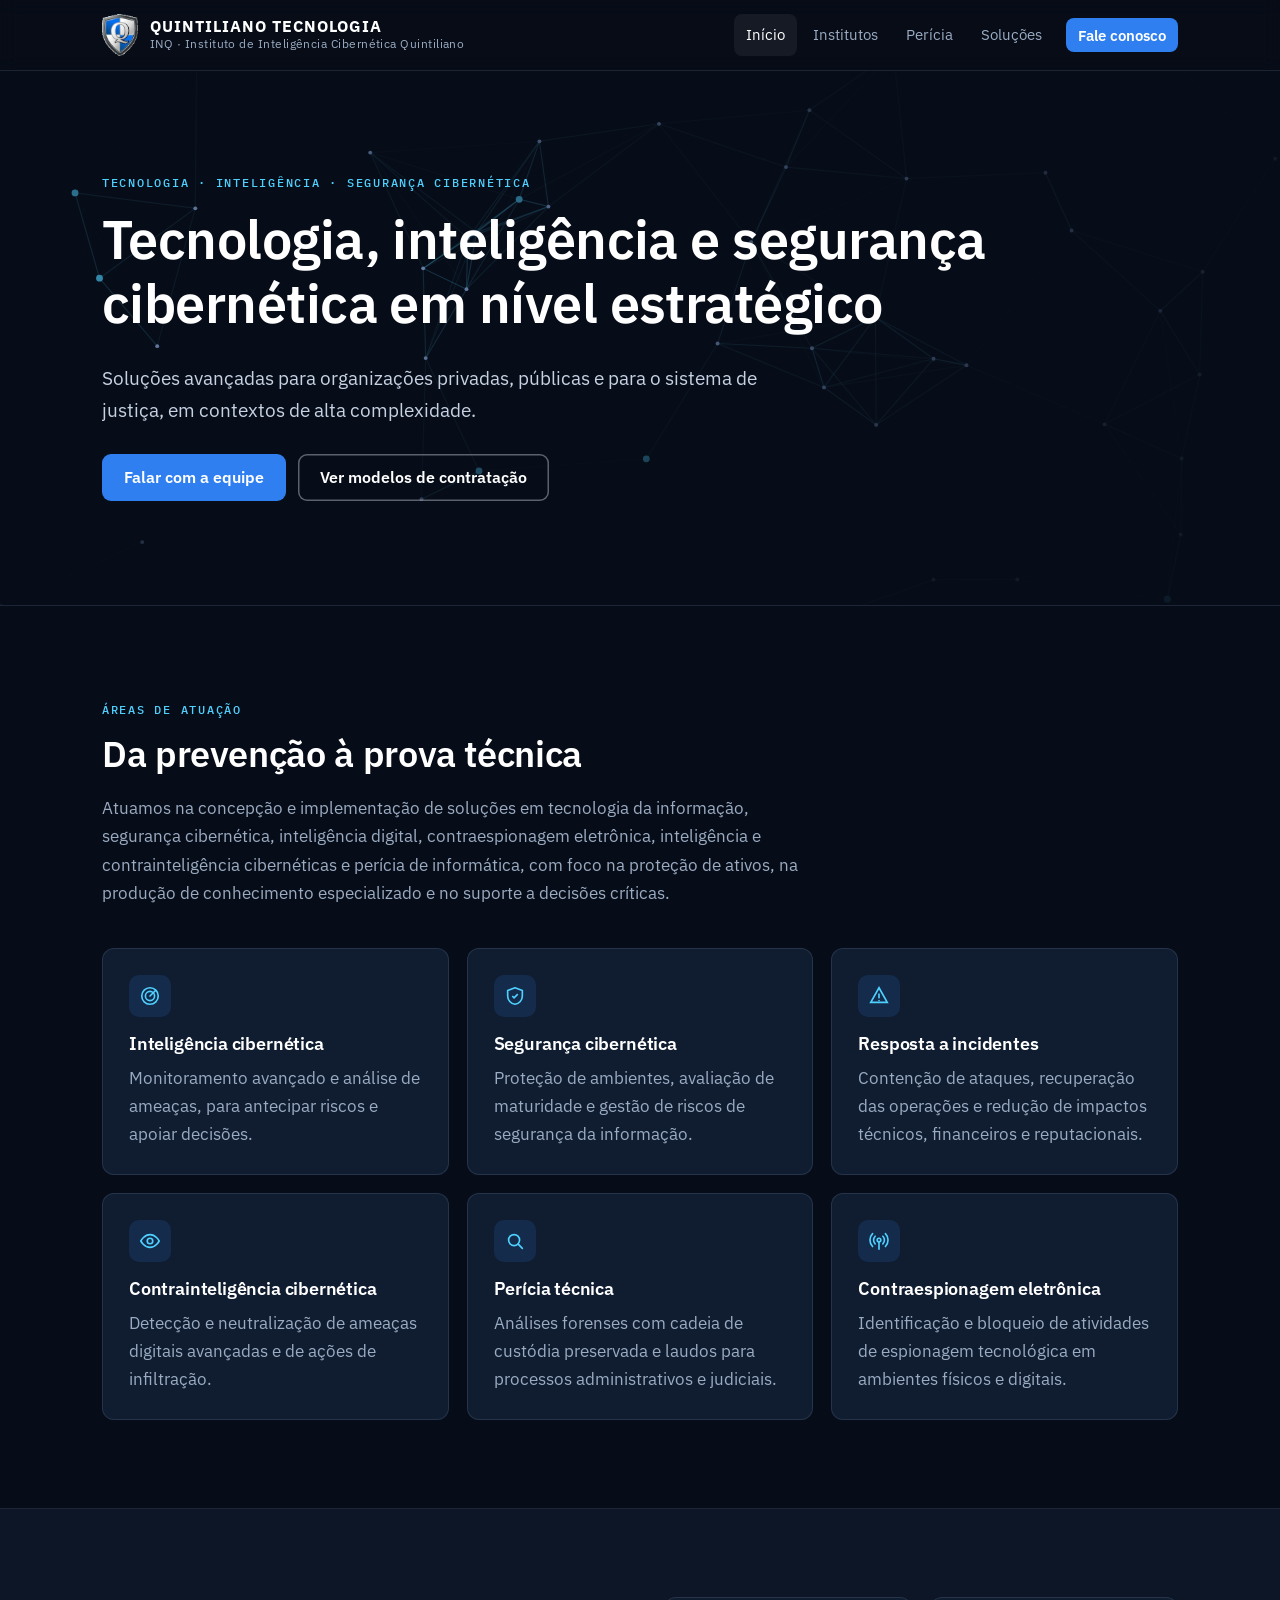
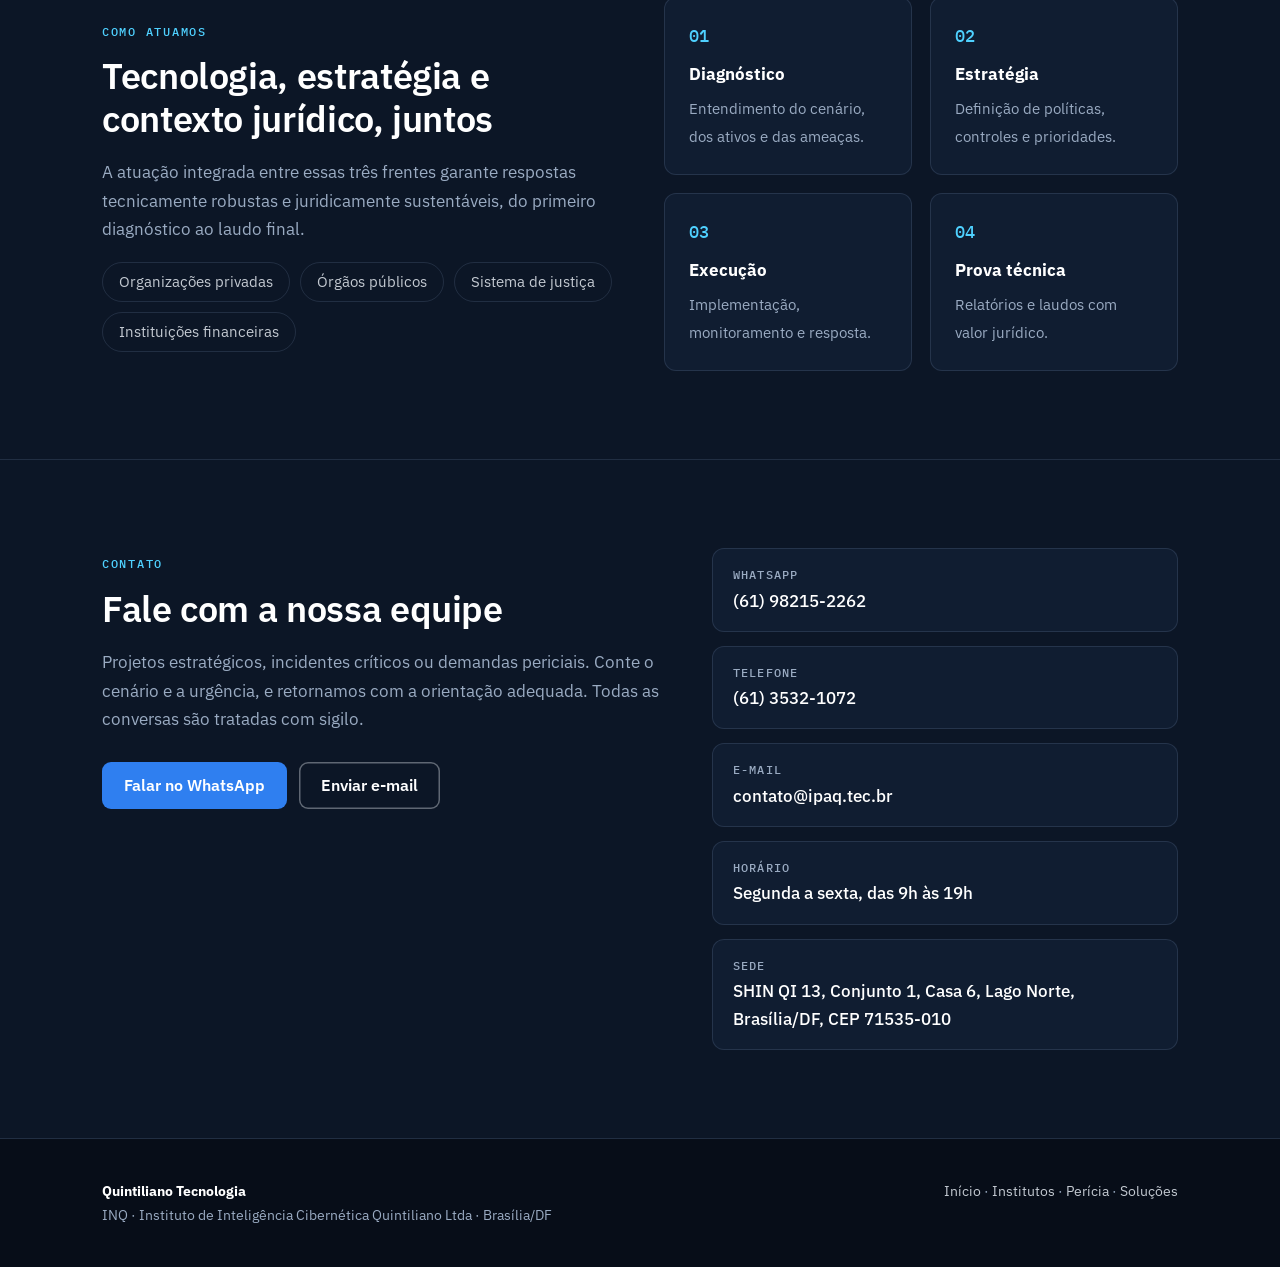
<file: index.html>
<!doctype html>
<html lang="pt-BR">
<head>
  <meta charset="utf-8">
  <meta name="viewport" content="width=device-width, initial-scale=1">
  <meta name="facebook-domain-verification" content="303kphftldqxe6akpcox22kbzmjh5s">
  <title>Quintiliano Tecnologia · Inteligência e segurança cibernética</title>
  <meta name="description" content="Tecnologia, inteligência e segurança cibernética em nível estratégico para organizações privadas, públicas e para o sistema de justiça.">
  <meta property="og:title" content="Quintiliano Tecnologia · Inteligência e segurança cibernética">
  <meta property="og:description" content="Tecnologia, inteligência e segurança cibernética em nível estratégico para organizações privadas, públicas e para o sistema de justiça.">
  <meta property="og:type" content="website">
  <link rel="icon" href="assets/logo.png">
  <link rel="stylesheet" href="assets/estilo.css?v=20261115">
  <script src="assets/site.js?v=20261115" defer></script>
</head>
<body>

<header class="topo">
  <div class="container">
    <a class="marca" href="./">
      <img src="assets/logo.png" alt="">
      <span><strong>Quintiliano Tecnologia</strong><small>INQ · Instituto de Inteligência Cibernética Quintiliano</small></span>
    </a>
    <button class="menu-botao" type="button" aria-expanded="false" aria-label="Abrir menu">Menu</button>
    <nav class="menu" aria-label="Principal"><a href="" aria-current="page">Início</a><a href="institutos/">Institutos</a><a href="pericia/">Perícia</a><a href="solucoes/">Soluções</a><a class="botao" href="#contato">Fale conosco</a></nav>
  </div>
</header>


<section class="abertura">
  <svg class="rede" aria-hidden="true"></svg>
  <div class="container">
    <span class="rotulo">Tecnologia · Inteligência · Segurança cibernética</span>
    <h1>Tecnologia, inteligência e segurança cibernética em nível estratégico</h1>
    <p class="lead">Soluções avançadas para organizações privadas, públicas e para o sistema de justiça, em contextos de alta complexidade.</p>
    <div class="botoes">
      <a class="botao" href="#contato">Falar com a equipe</a>
      <a class="botao contorno" href="solucoes/">Ver modelos de contratação</a>
    </div>
  </div>
</section>

<section class="secao">
  <div class="container">
    <div class="cabeca">
      <span class="rotulo">Áreas de atuação</span>
      <h2>Da prevenção à prova técnica</h2>
      <p class="intro">Atuamos na concepção e implementação de soluções em tecnologia da informação, segurança cibernética, inteligência digital, contraespionagem eletrônica, inteligência e contrainteligência cibernéticas e perícia de informática, com foco na proteção de ativos, na produção de conhecimento especializado e no suporte a decisões críticas.</p>
    </div>
    <div class="grade g3">
      <div class="cartao"><div class="icone"><svg viewBox="0 0 24 24" fill="none" stroke="currentColor" stroke-width="1.8" stroke-linecap="round"><circle cx="12" cy="12" r="9"/><circle cx="12" cy="12" r="5"/><path d="M12 12l6-6"/></svg></div><h3>Inteligência cibernética</h3><p>Monitoramento avançado e análise de ameaças, para antecipar riscos e apoiar decisões.</p></div>
      <div class="cartao"><div class="icone"><svg viewBox="0 0 24 24" fill="none" stroke="currentColor" stroke-width="1.8" stroke-linejoin="round"><path d="M12 3l8 3v6c0 4.5-3.4 8.3-8 9-4.6-.7-8-4.5-8-9V6z"/><path d="M9 12l2 2 4-4"/></svg></div><h3>Segurança cibernética</h3><p>Proteção de ambientes, avaliação de maturidade e gestão de riscos de segurança da informação.</p></div>
      <div class="cartao"><div class="icone"><svg viewBox="0 0 24 24" fill="none" stroke="currentColor" stroke-width="1.8" stroke-linecap="round"><path d="M12 3l9 16H3z"/><path d="M12 10v4M12 17h.01"/></svg></div><h3>Resposta a incidentes</h3><p>Contenção de ataques, recuperação das operações e redução de impactos técnicos, financeiros e reputacionais.</p></div>
      <div class="cartao"><div class="icone"><svg viewBox="0 0 24 24" fill="none" stroke="currentColor" stroke-width="1.8"><path d="M2 12s3.6-7 10-7 10 7 10 7-3.6 7-10 7S2 12 2 12z"/><circle cx="12" cy="12" r="3"/></svg></div><h3>Contrainteligência cibernética</h3><p>Detecção e neutralização de ameaças digitais avançadas e de ações de infiltração.</p></div>
      <div class="cartao"><div class="icone"><svg viewBox="0 0 24 24" fill="none" stroke="currentColor" stroke-width="1.8" stroke-linecap="round"><circle cx="11" cy="11" r="6"/><path d="M20 20l-4.5-4.5"/></svg></div><h3>Perícia técnica</h3><p>Análises forenses com cadeia de custódia preservada e laudos para processos administrativos e judiciais.</p></div>
      <div class="cartao"><div class="icone"><svg viewBox="0 0 24 24" fill="none" stroke="currentColor" stroke-width="1.8" stroke-linecap="round"><path d="M12 13v8"/><circle cx="12" cy="11" r="2"/><path d="M7.8 6.8a6 6 0 000 8.4M16.2 6.8a6 6 0 010 8.4M5 4a10 10 0 000 14M19 4a10 10 0 010 14"/></svg></div><h3>Contraespionagem eletrônica</h3><p>Identificação e bloqueio de atividades de espionagem tecnológica em ambientes físicos e digitais.</p></div>
    </div>
  </div>
</section>

<section class="secao alt">
  <div class="container grade g2" style="align-items:center;gap:48px">
    <div>
      <span class="rotulo">Como atuamos</span>
      <h2>Tecnologia, estratégia e contexto jurídico, juntos</h2>
      <p class="intro">A atuação integrada entre essas três frentes garante respostas tecnicamente robustas e juridicamente sustentáveis, do primeiro diagnóstico ao laudo final.</p>
      <div class="publicos"><span>Organizações privadas</span><span>Órgãos públicos</span><span>Sistema de justiça</span><span>Instituições financeiras</span></div>
    </div>
    <ol class="etapas" style="grid-template-columns:1fr 1fr">
      <li><strong>Diagnóstico</strong><span>Entendimento do cenário, dos ativos e das ameaças.</span></li>
      <li><strong>Estratégia</strong><span>Definição de políticas, controles e prioridades.</span></li>
      <li><strong>Execução</strong><span>Implementação, monitoramento e resposta.</span></li>
      <li><strong>Prova técnica</strong><span>Relatórios e laudos com valor jurídico.</span></li>
    </ol>
  </div>
</section>


<section class="secao alt" id="contato">
  <div class="container contato">
    <div>
      <span class="rotulo">Contato</span>
      <h2>Fale com a nossa equipe</h2>
      <p class="intro">Projetos estratégicos, incidentes críticos ou demandas periciais. Conte o cenário e a urgência, e retornamos com a orientação adequada. Todas as conversas são tratadas com sigilo.</p>
      <div class="botoes">
        <a class="botao" href="https://wa.me/5561982152262?text=Ol%C3%A1%21%20Vim%20pelo%20site%20da%20Quintiliano%20Tecnologia%20e%20gostaria%20de%20falar%20sobre%20uma%20demanda." target="_blank" rel="noopener">Falar no WhatsApp</a>
        <a class="botao contorno" href="mailto:contato@ipaq.tec.br">Enviar e-mail</a>
      </div>
    </div>
    <div class="dados">
      <div><span>WhatsApp</span><a href="https://wa.me/5561982152262?text=Ol%C3%A1%21%20Vim%20pelo%20site%20da%20Quintiliano%20Tecnologia." target="_blank" rel="noopener">(61) 98215-2262</a></div>
      <div><span>Telefone</span><a href="tel:+556135321072">(61) 3532-1072</a></div>
      <div><span>E-mail</span><a href="mailto:contato@ipaq.tec.br">contato@ipaq.tec.br</a></div>
      <div><span>Horário</span><strong>Segunda a sexta, das 9h às 19h</strong></div>
      <div><span>Sede</span><strong>SHIN QI 13, Conjunto 1, Casa 6, Lago Norte, Brasília/DF, CEP 71535-010</strong></div>
    </div>
  </div>
</section>

<footer class="rodape">
  <div class="container">
    <div><strong style="color:#fff">Quintiliano Tecnologia</strong><br>INQ · Instituto de Inteligência Cibernética Quintiliano Ltda · Brasília/DF</div>
    <div><a href="">Início</a> · <a href="institutos/">Institutos</a> · <a href="pericia/">Perícia</a> · <a href="solucoes/">Soluções</a></div>
  </div>
</footer>

</body>
</html>
</file>
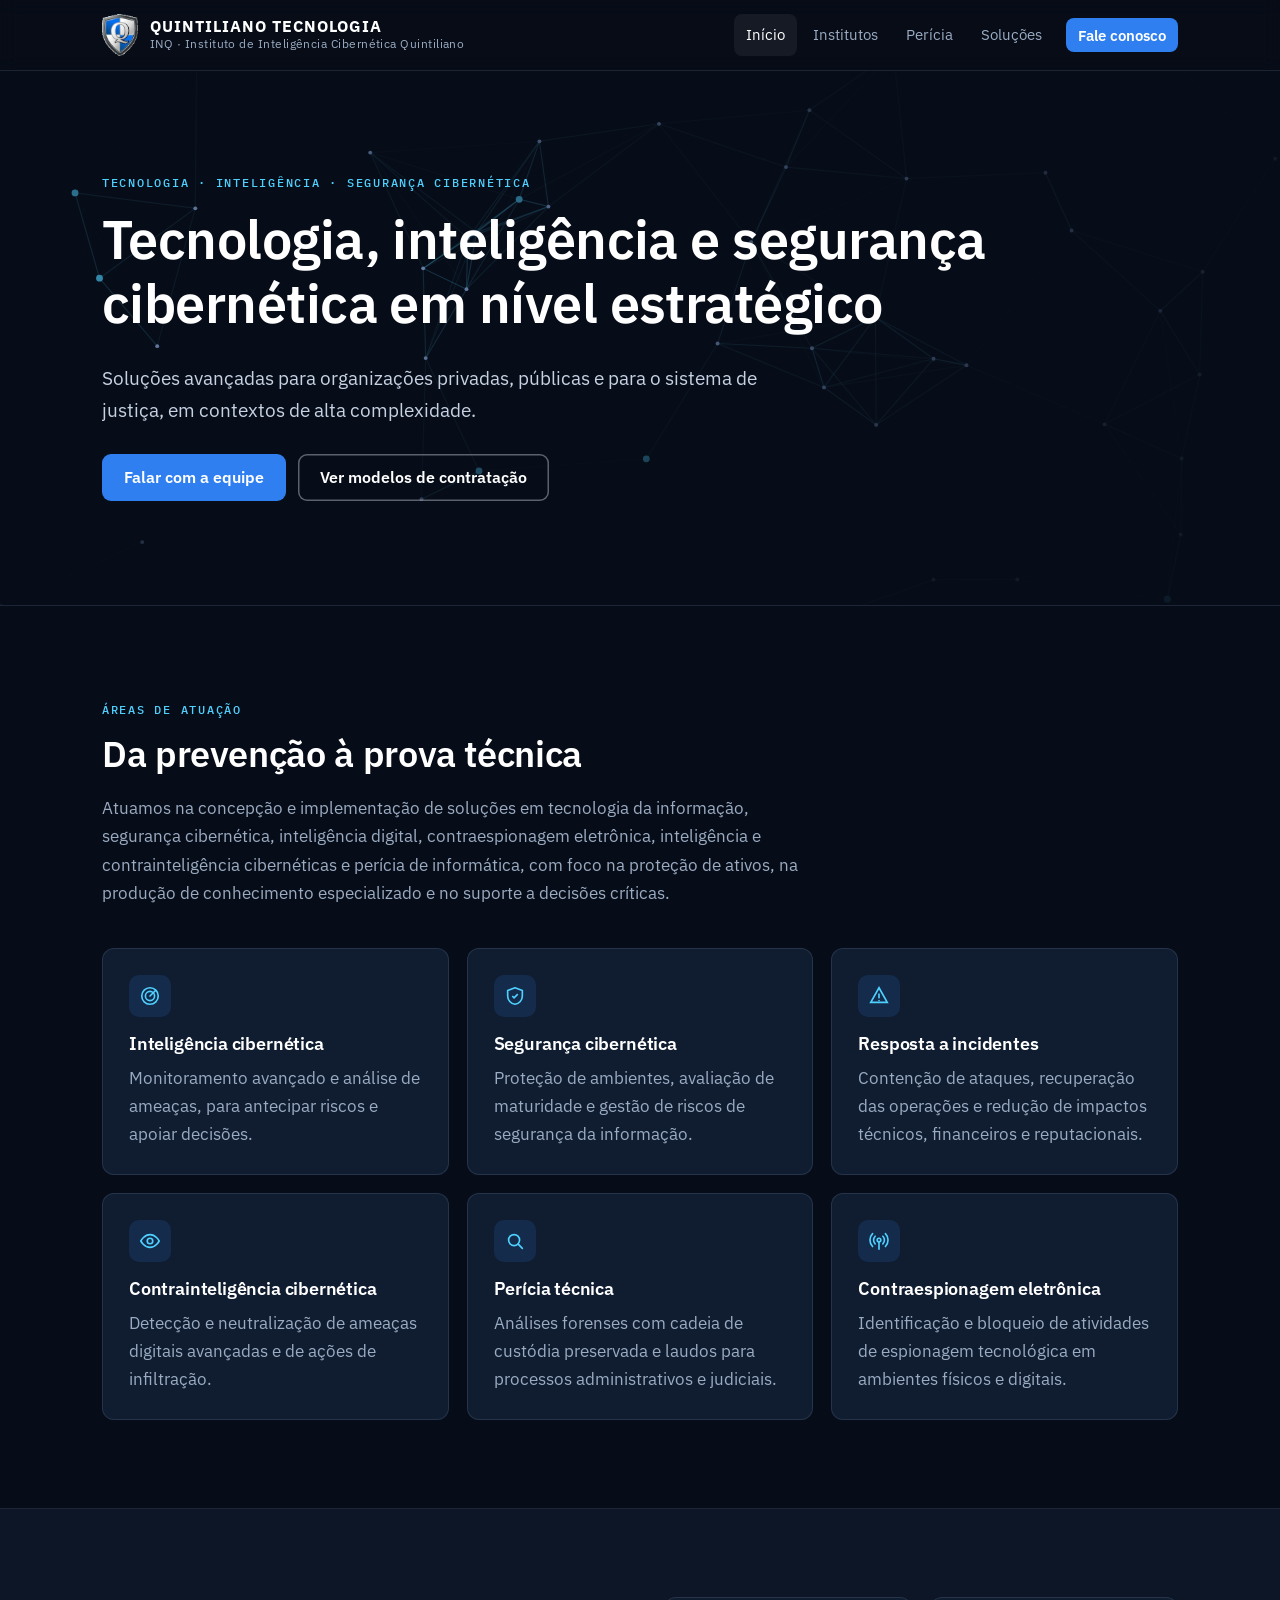
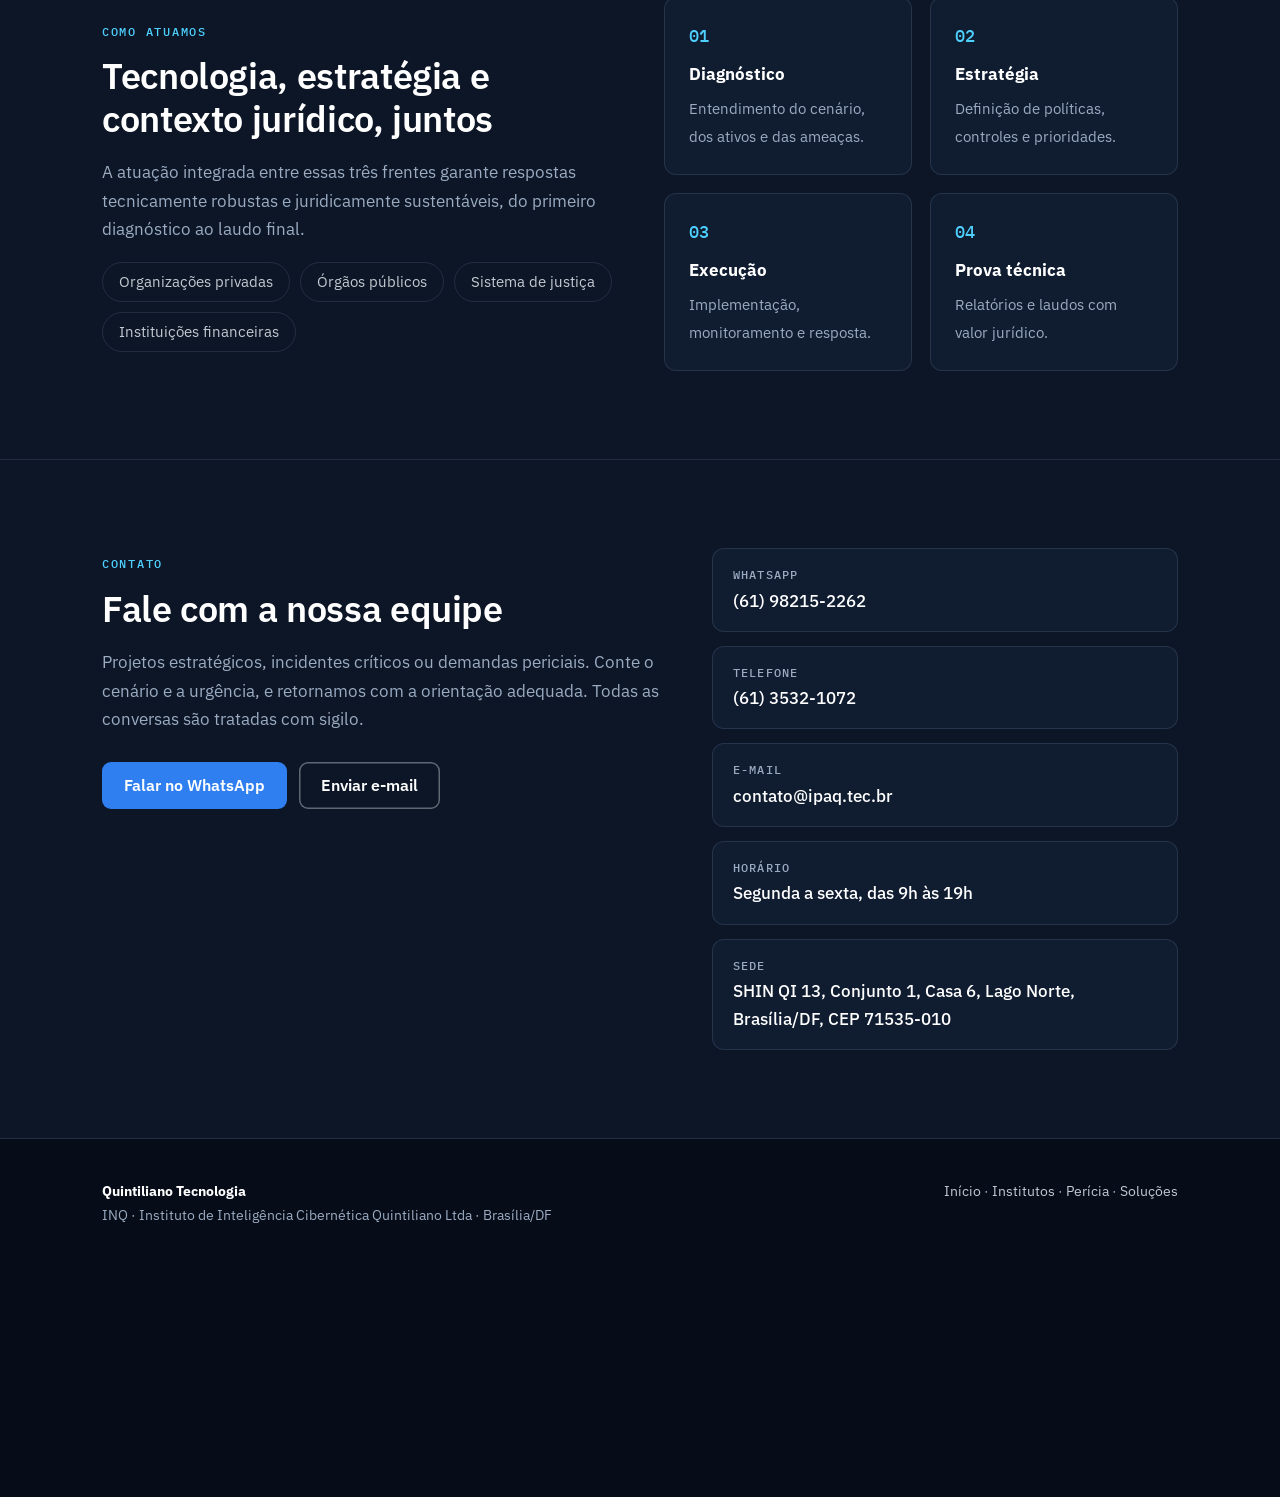
<file: insights-2/index.html>
<!doctype html><html lang="pt-BR"><head><meta charset="utf-8"><meta name="robots" content="noindex"><meta http-equiv="refresh" content="0; url=../"><link rel="canonical" href="../"><title>Quintiliano Tecnologia</title></head><body><a href="../">Ir para o início</a></body></html>
</file>
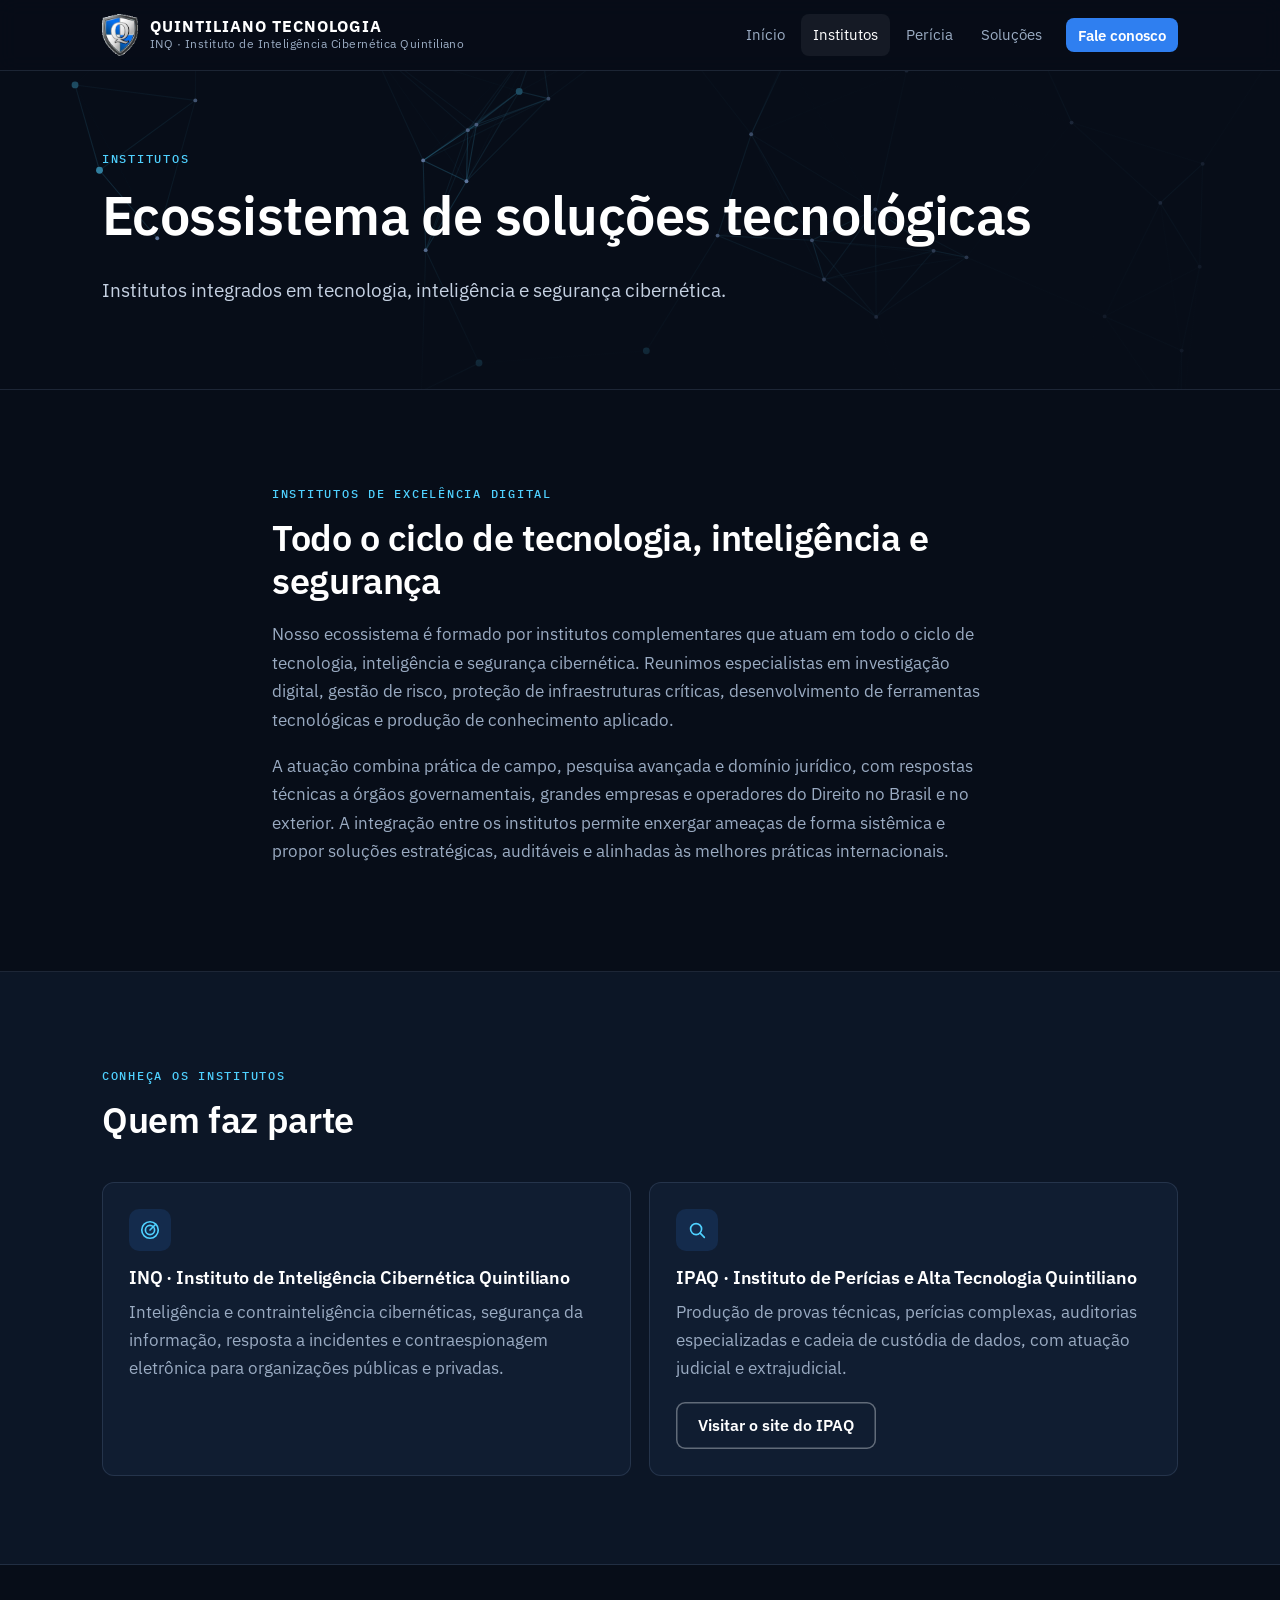
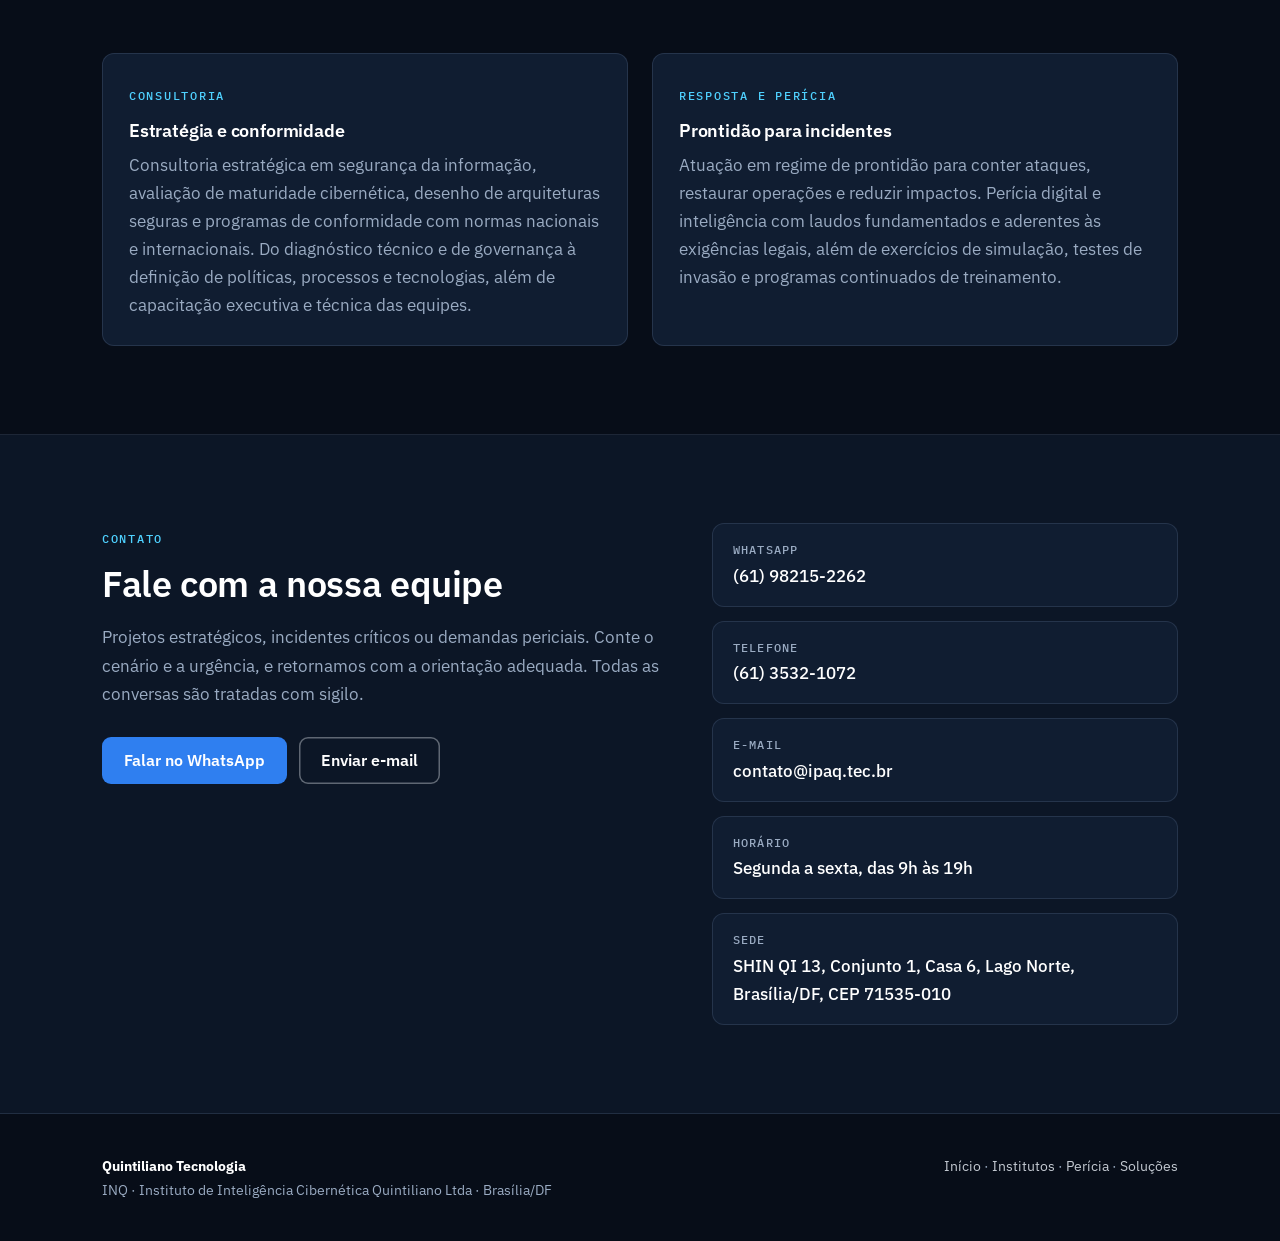
<file: institutos/index.html>
<!doctype html>
<html lang="pt-BR">
<head>
  <meta charset="utf-8">
  <meta name="viewport" content="width=device-width, initial-scale=1">
  <meta name="facebook-domain-verification" content="303kphftldqxe6akpcox22kbzmjh5s">
  <title>Institutos · Quintiliano Tecnologia</title>
  <meta name="description" content="Institutos integrados em tecnologia, inteligência e segurança cibernética: INQ e IPAQ.">
  <meta property="og:title" content="Institutos · Quintiliano Tecnologia">
  <meta property="og:description" content="Institutos integrados em tecnologia, inteligência e segurança cibernética: INQ e IPAQ.">
  <meta property="og:type" content="website">
  <link rel="icon" href="../assets/logo.png">
  <link rel="stylesheet" href="../assets/estilo.css?v=20261115">
  <script src="../assets/site.js?v=20261115" defer></script>
</head>
<body>

<header class="topo">
  <div class="container">
    <a class="marca" href="../">
      <img src="../assets/logo.png" alt="">
      <span><strong>Quintiliano Tecnologia</strong><small>INQ · Instituto de Inteligência Cibernética Quintiliano</small></span>
    </a>
    <button class="menu-botao" type="button" aria-expanded="false" aria-label="Abrir menu">Menu</button>
    <nav class="menu" aria-label="Principal"><a href="../">Início</a><a href="../institutos/" aria-current="page">Institutos</a><a href="../pericia/">Perícia</a><a href="../solucoes/">Soluções</a><a class="botao" href="#contato">Fale conosco</a></nav>
  </div>
</header>


<section class="abertura pequena">
  <svg class="rede" aria-hidden="true"></svg>
  <div class="container">
    <span class="rotulo">Institutos</span>
    <h1>Ecossistema de soluções tecnológicas</h1>
    <p class="lead">Institutos integrados em tecnologia, inteligência e segurança cibernética.</p>
  </div>
</section>

<section class="secao">
  <div class="container estreito">
    <span class="rotulo">Institutos de excelência digital</span>
    <h2>Todo o ciclo de tecnologia, inteligência e segurança</h2>
    <p class="intro">Nosso ecossistema é formado por institutos complementares que atuam em todo o ciclo de tecnologia, inteligência e segurança cibernética. Reunimos especialistas em investigação digital, gestão de risco, proteção de infraestruturas críticas, desenvolvimento de ferramentas tecnológicas e produção de conhecimento aplicado.</p>
    <p class="intro">A atuação combina prática de campo, pesquisa avançada e domínio jurídico, com respostas técnicas a órgãos governamentais, grandes empresas e operadores do Direito no Brasil e no exterior. A integração entre os institutos permite enxergar ameaças de forma sistêmica e propor soluções estratégicas, auditáveis e alinhadas às melhores práticas internacionais.</p>
  </div>
</section>

<section class="secao alt">
  <div class="container">
    <div class="cabeca"><span class="rotulo">Conheça os institutos</span><h2>Quem faz parte</h2></div>
    <div class="grade g2">
      <div class="cartao">
        <div class="icone"><svg viewBox="0 0 24 24" fill="none" stroke="currentColor" stroke-width="1.8" stroke-linecap="round"><circle cx="12" cy="12" r="9"/><circle cx="12" cy="12" r="5"/><path d="M12 12l6-6"/></svg></div>
        <h3>INQ · Instituto de Inteligência Cibernética Quintiliano</h3>
        <p>Inteligência e contrainteligência cibernéticas, segurança da informação, resposta a incidentes e contraespionagem eletrônica para organizações públicas e privadas.</p>
      </div>
      <div class="cartao">
        <div class="icone"><svg viewBox="0 0 24 24" fill="none" stroke="currentColor" stroke-width="1.8" stroke-linecap="round"><circle cx="11" cy="11" r="6"/><path d="M20 20l-4.5-4.5"/></svg></div>
        <h3>IPAQ · Instituto de Perícias e Alta Tecnologia Quintiliano</h3>
        <p>Produção de provas técnicas, perícias complexas, auditorias especializadas e cadeia de custódia de dados, com atuação judicial e extrajudicial.</p>
        <a class="botao contorno" href="https://ipaq.tec.br/" target="_blank" rel="noopener">Visitar o site do IPAQ</a>
      </div>
    </div>
  </div>
</section>

<section class="secao">
  <div class="container grade g2" style="gap:24px">
    <div class="cartao">
      <span class="rotulo">Consultoria</span>
      <h3>Estratégia e conformidade</h3>
      <p>Consultoria estratégica em segurança da informação, avaliação de maturidade cibernética, desenho de arquiteturas seguras e programas de conformidade com normas nacionais e internacionais. Do diagnóstico técnico e de governança à definição de políticas, processos e tecnologias, além de capacitação executiva e técnica das equipes.</p>
    </div>
    <div class="cartao">
      <span class="rotulo">Resposta e perícia</span>
      <h3>Prontidão para incidentes</h3>
      <p>Atuação em regime de prontidão para conter ataques, restaurar operações e reduzir impactos. Perícia digital e inteligência com laudos fundamentados e aderentes às exigências legais, além de exercícios de simulação, testes de invasão e programas continuados de treinamento.</p>
    </div>
  </div>
</section>


<section class="secao alt" id="contato">
  <div class="container contato">
    <div>
      <span class="rotulo">Contato</span>
      <h2>Fale com a nossa equipe</h2>
      <p class="intro">Projetos estratégicos, incidentes críticos ou demandas periciais. Conte o cenário e a urgência, e retornamos com a orientação adequada. Todas as conversas são tratadas com sigilo.</p>
      <div class="botoes">
        <a class="botao" href="https://wa.me/5561982152262?text=Ol%C3%A1%21%20Vim%20pelo%20site%20da%20Quintiliano%20Tecnologia%20e%20gostaria%20de%20falar%20sobre%20uma%20demanda." target="_blank" rel="noopener">Falar no WhatsApp</a>
        <a class="botao contorno" href="mailto:contato@ipaq.tec.br">Enviar e-mail</a>
      </div>
    </div>
    <div class="dados">
      <div><span>WhatsApp</span><a href="https://wa.me/5561982152262?text=Ol%C3%A1%21%20Vim%20pelo%20site%20da%20Quintiliano%20Tecnologia." target="_blank" rel="noopener">(61) 98215-2262</a></div>
      <div><span>Telefone</span><a href="tel:+556135321072">(61) 3532-1072</a></div>
      <div><span>E-mail</span><a href="mailto:contato@ipaq.tec.br">contato@ipaq.tec.br</a></div>
      <div><span>Horário</span><strong>Segunda a sexta, das 9h às 19h</strong></div>
      <div><span>Sede</span><strong>SHIN QI 13, Conjunto 1, Casa 6, Lago Norte, Brasília/DF, CEP 71535-010</strong></div>
    </div>
  </div>
</section>

<footer class="rodape">
  <div class="container">
    <div><strong style="color:#fff">Quintiliano Tecnologia</strong><br>INQ · Instituto de Inteligência Cibernética Quintiliano Ltda · Brasília/DF</div>
    <div><a href="../">Início</a> · <a href="../institutos/">Institutos</a> · <a href="../pericia/">Perícia</a> · <a href="../solucoes/">Soluções</a></div>
  </div>
</footer>

</body>
</html>
</file>
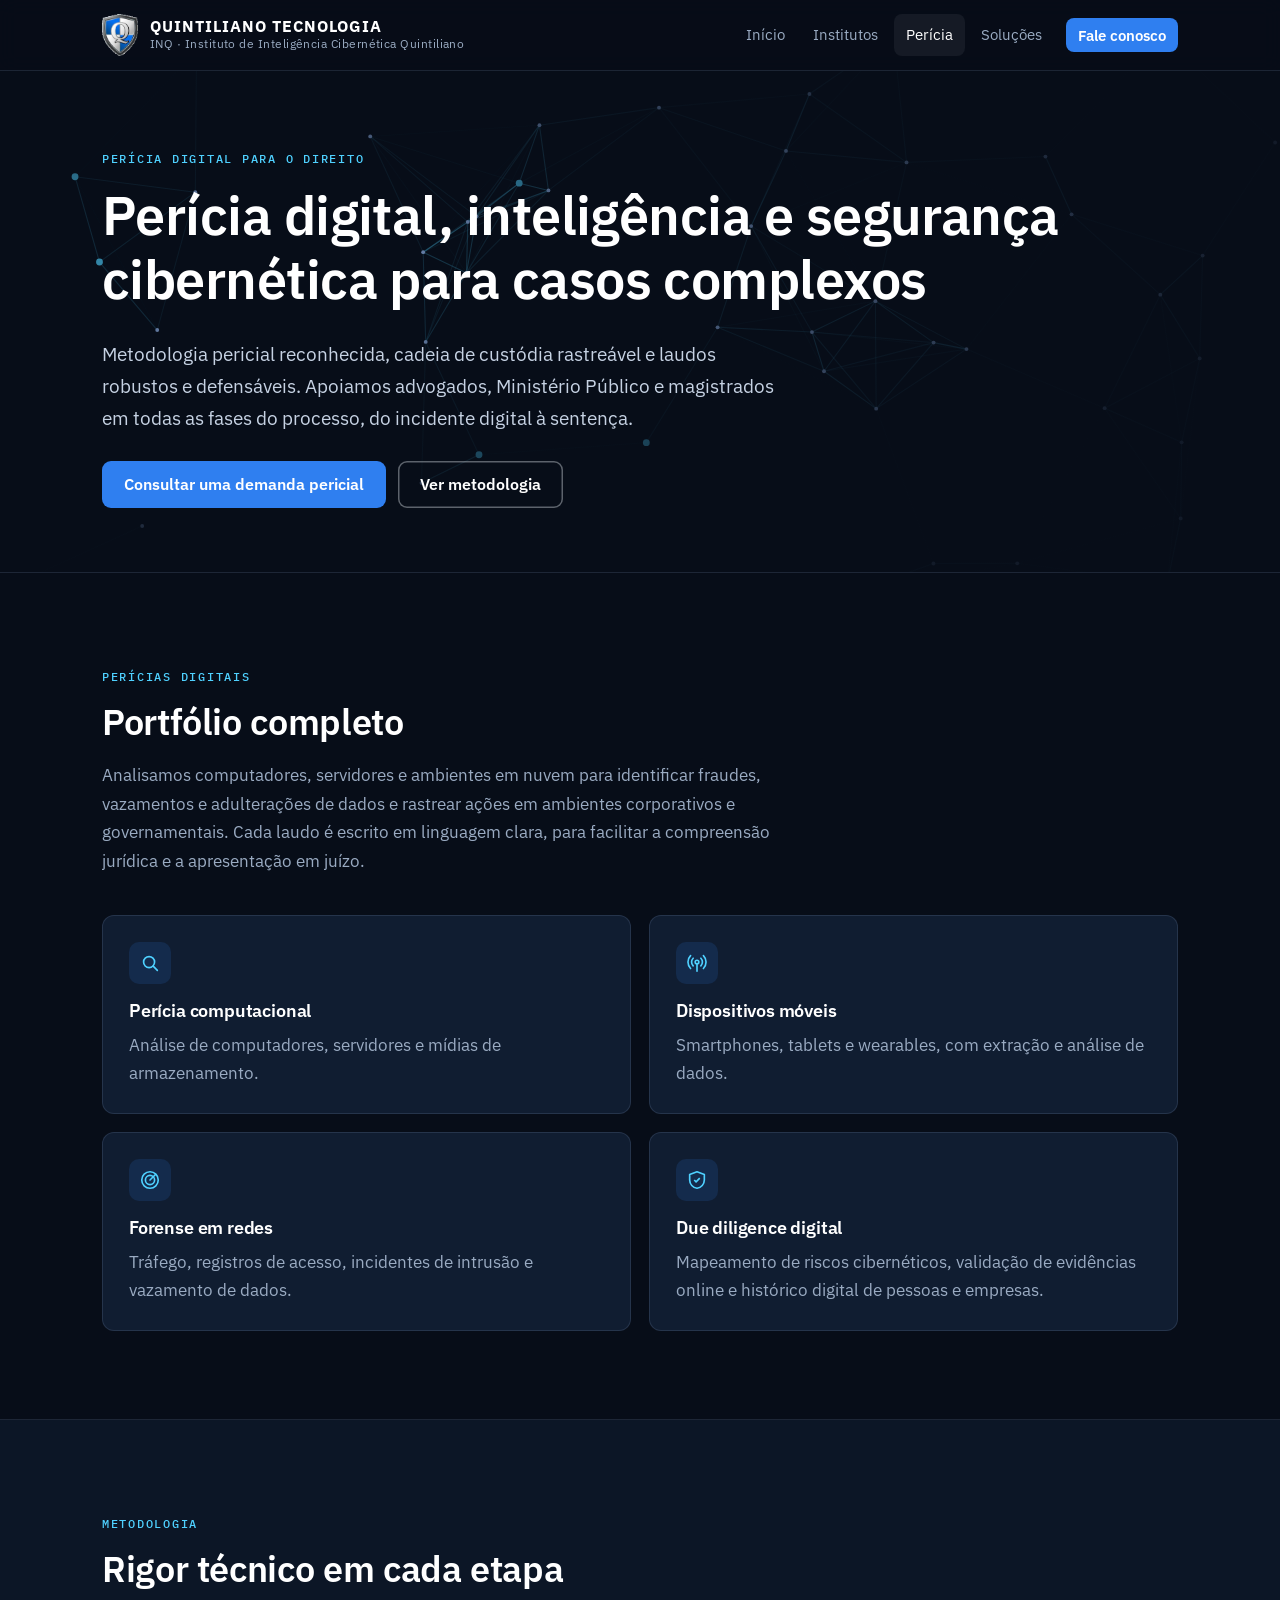
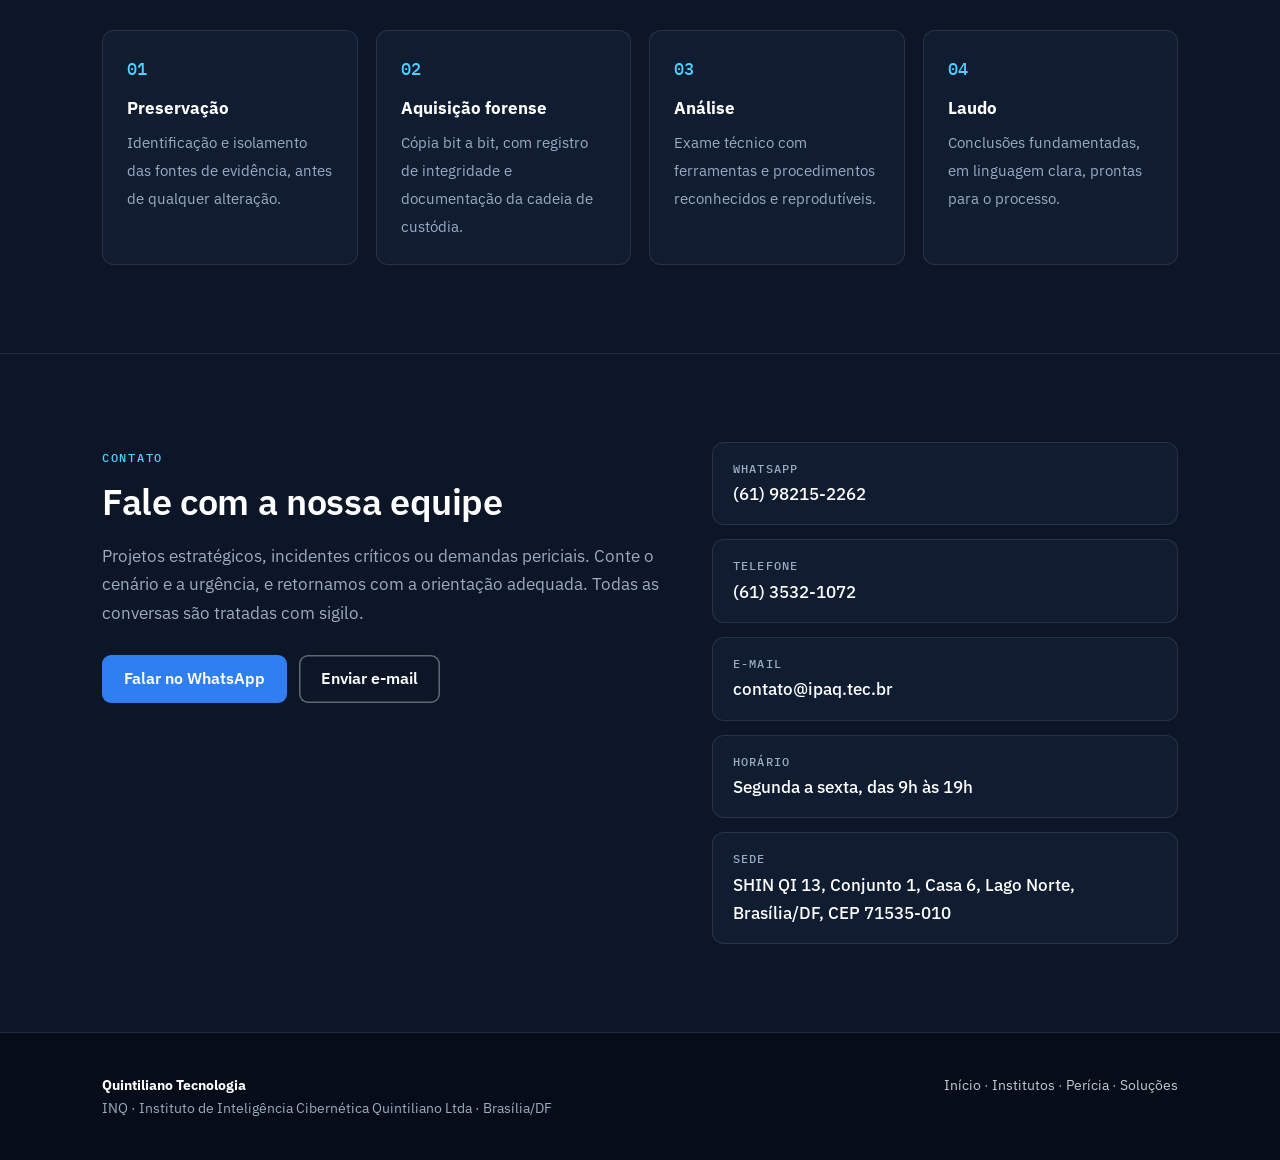
<file: pericia/index.html>
<!doctype html>
<html lang="pt-BR">
<head>
  <meta charset="utf-8">
  <meta name="viewport" content="width=device-width, initial-scale=1">
  <meta name="facebook-domain-verification" content="303kphftldqxe6akpcox22kbzmjh5s">
  <title>Perícia digital · Quintiliano Tecnologia</title>
  <meta name="description" content="Perícia digital com metodologia reconhecida e cadeia de custódia rastreável, para advogados, Ministério Público e magistrados.">
  <meta property="og:title" content="Perícia digital · Quintiliano Tecnologia">
  <meta property="og:description" content="Perícia digital com metodologia reconhecida e cadeia de custódia rastreável, para advogados, Ministério Público e magistrados.">
  <meta property="og:type" content="website">
  <link rel="icon" href="../assets/logo.png">
  <link rel="stylesheet" href="../assets/estilo.css?v=20261115">
  <script src="../assets/site.js?v=20261115" defer></script>
</head>
<body>

<header class="topo">
  <div class="container">
    <a class="marca" href="../">
      <img src="../assets/logo.png" alt="">
      <span><strong>Quintiliano Tecnologia</strong><small>INQ · Instituto de Inteligência Cibernética Quintiliano</small></span>
    </a>
    <button class="menu-botao" type="button" aria-expanded="false" aria-label="Abrir menu">Menu</button>
    <nav class="menu" aria-label="Principal"><a href="../">Início</a><a href="../institutos/">Institutos</a><a href="../pericia/" aria-current="page">Perícia</a><a href="../solucoes/">Soluções</a><a class="botao" href="#contato">Fale conosco</a></nav>
  </div>
</header>


<section class="abertura pequena">
  <svg class="rede" aria-hidden="true"></svg>
  <div class="container">
    <span class="rotulo">Perícia digital para o Direito</span>
    <h1>Perícia digital, inteligência e segurança cibernética para casos complexos</h1>
    <p class="lead">Metodologia pericial reconhecida, cadeia de custódia rastreável e laudos robustos e defensáveis. Apoiamos advogados, Ministério Público e magistrados em todas as fases do processo, do incidente digital à sentença.</p>
    <div class="botoes"><a class="botao" href="#contato">Consultar uma demanda pericial</a><a class="botao contorno" href="#metodologia">Ver metodologia</a></div>
  </div>
</section>

<section class="secao">
  <div class="container">
    <div class="cabeca">
      <span class="rotulo">Perícias digitais</span>
      <h2>Portfólio completo</h2>
      <p class="intro">Analisamos computadores, servidores e ambientes em nuvem para identificar fraudes, vazamentos e adulterações de dados e rastrear ações em ambientes corporativos e governamentais. Cada laudo é escrito em linguagem clara, para facilitar a compreensão jurídica e a apresentação em juízo.</p>
    </div>
    <div class="grade g2">
      <div class="cartao"><div class="icone"><svg viewBox="0 0 24 24" fill="none" stroke="currentColor" stroke-width="1.8" stroke-linecap="round"><circle cx="11" cy="11" r="6"/><path d="M20 20l-4.5-4.5"/></svg></div><h3>Perícia computacional</h3><p>Análise de computadores, servidores e mídias de armazenamento.</p></div>
      <div class="cartao"><div class="icone"><svg viewBox="0 0 24 24" fill="none" stroke="currentColor" stroke-width="1.8" stroke-linecap="round"><path d="M12 13v8"/><circle cx="12" cy="11" r="2"/><path d="M7.8 6.8a6 6 0 000 8.4M16.2 6.8a6 6 0 010 8.4M5 4a10 10 0 000 14M19 4a10 10 0 010 14"/></svg></div><h3>Dispositivos móveis</h3><p>Smartphones, tablets e wearables, com extração e análise de dados.</p></div>
      <div class="cartao"><div class="icone"><svg viewBox="0 0 24 24" fill="none" stroke="currentColor" stroke-width="1.8" stroke-linecap="round"><circle cx="12" cy="12" r="9"/><circle cx="12" cy="12" r="5"/><path d="M12 12l6-6"/></svg></div><h3>Forense em redes</h3><p>Tráfego, registros de acesso, incidentes de intrusão e vazamento de dados.</p></div>
      <div class="cartao"><div class="icone"><svg viewBox="0 0 24 24" fill="none" stroke="currentColor" stroke-width="1.8" stroke-linejoin="round"><path d="M12 3l8 3v6c0 4.5-3.4 8.3-8 9-4.6-.7-8-4.5-8-9V6z"/><path d="M9 12l2 2 4-4"/></svg></div><h3>Due diligence digital</h3><p>Mapeamento de riscos cibernéticos, validação de evidências online e histórico digital de pessoas e empresas.</p></div>
    </div>
  </div>
</section>

<section class="secao alt" id="metodologia">
  <div class="container">
    <div class="cabeca"><span class="rotulo">Metodologia</span><h2>Rigor técnico em cada etapa</h2></div>
    <ol class="etapas">
      <li><strong>Preservação</strong><span>Identificação e isolamento das fontes de evidência, antes de qualquer alteração.</span></li>
      <li><strong>Aquisição forense</strong><span>Cópia bit a bit, com registro de integridade e documentação da cadeia de custódia.</span></li>
      <li><strong>Análise</strong><span>Exame técnico com ferramentas e procedimentos reconhecidos e reprodutíveis.</span></li>
      <li><strong>Laudo</strong><span>Conclusões fundamentadas, em linguagem clara, prontas para o processo.</span></li>
    </ol>
  </div>
</section>


<section class="secao alt" id="contato">
  <div class="container contato">
    <div>
      <span class="rotulo">Contato</span>
      <h2>Fale com a nossa equipe</h2>
      <p class="intro">Projetos estratégicos, incidentes críticos ou demandas periciais. Conte o cenário e a urgência, e retornamos com a orientação adequada. Todas as conversas são tratadas com sigilo.</p>
      <div class="botoes">
        <a class="botao" href="https://wa.me/5561982152262?text=Ol%C3%A1%21%20Vim%20pelo%20site%20da%20Quintiliano%20Tecnologia%20e%20gostaria%20de%20falar%20sobre%20uma%20demanda." target="_blank" rel="noopener">Falar no WhatsApp</a>
        <a class="botao contorno" href="mailto:contato@ipaq.tec.br">Enviar e-mail</a>
      </div>
    </div>
    <div class="dados">
      <div><span>WhatsApp</span><a href="https://wa.me/5561982152262?text=Ol%C3%A1%21%20Vim%20pelo%20site%20da%20Quintiliano%20Tecnologia." target="_blank" rel="noopener">(61) 98215-2262</a></div>
      <div><span>Telefone</span><a href="tel:+556135321072">(61) 3532-1072</a></div>
      <div><span>E-mail</span><a href="mailto:contato@ipaq.tec.br">contato@ipaq.tec.br</a></div>
      <div><span>Horário</span><strong>Segunda a sexta, das 9h às 19h</strong></div>
      <div><span>Sede</span><strong>SHIN QI 13, Conjunto 1, Casa 6, Lago Norte, Brasília/DF, CEP 71535-010</strong></div>
    </div>
  </div>
</section>

<footer class="rodape">
  <div class="container">
    <div><strong style="color:#fff">Quintiliano Tecnologia</strong><br>INQ · Instituto de Inteligência Cibernética Quintiliano Ltda · Brasília/DF</div>
    <div><a href="../">Início</a> · <a href="../institutos/">Institutos</a> · <a href="../pericia/">Perícia</a> · <a href="../solucoes/">Soluções</a></div>
  </div>
</footer>

</body>
</html>
</file>
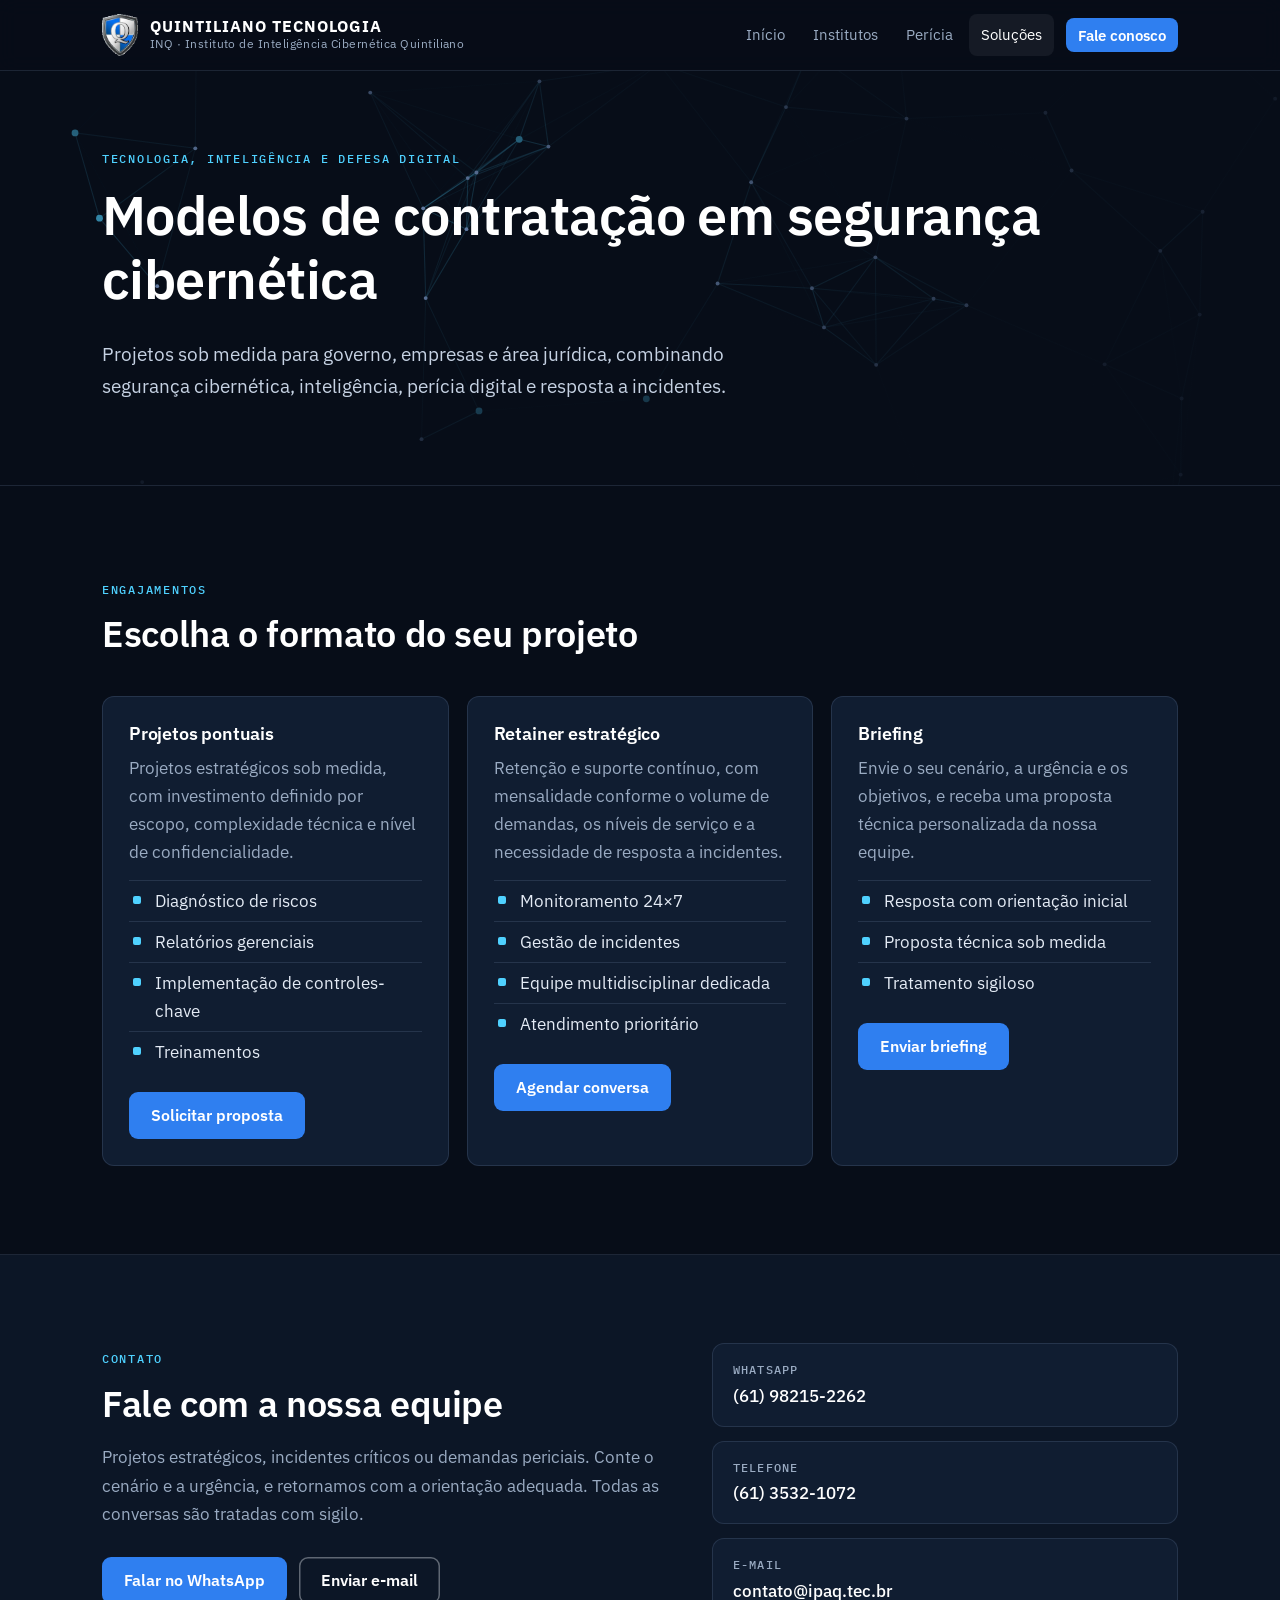
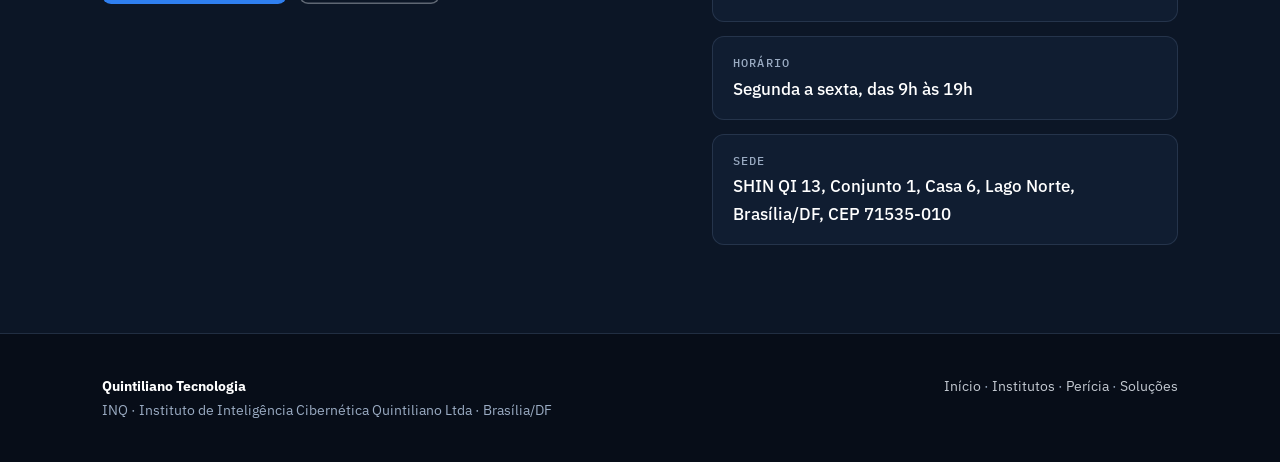
<file: solucoes/index.html>
<!doctype html>
<html lang="pt-BR">
<head>
  <meta charset="utf-8">
  <meta name="viewport" content="width=device-width, initial-scale=1">
  <meta name="facebook-domain-verification" content="303kphftldqxe6akpcox22kbzmjh5s">
  <title>Soluções · Quintiliano Tecnologia</title>
  <meta name="description" content="Projetos pontuais, retainer estratégico e briefing para propostas em segurança cibernética, inteligência e perícia digital.">
  <meta property="og:title" content="Soluções · Quintiliano Tecnologia">
  <meta property="og:description" content="Projetos pontuais, retainer estratégico e briefing para propostas em segurança cibernética, inteligência e perícia digital.">
  <meta property="og:type" content="website">
  <link rel="icon" href="../assets/logo.png">
  <link rel="stylesheet" href="../assets/estilo.css?v=20261115">
  <script src="../assets/site.js?v=20261115" defer></script>
</head>
<body>

<header class="topo">
  <div class="container">
    <a class="marca" href="../">
      <img src="../assets/logo.png" alt="">
      <span><strong>Quintiliano Tecnologia</strong><small>INQ · Instituto de Inteligência Cibernética Quintiliano</small></span>
    </a>
    <button class="menu-botao" type="button" aria-expanded="false" aria-label="Abrir menu">Menu</button>
    <nav class="menu" aria-label="Principal"><a href="../">Início</a><a href="../institutos/">Institutos</a><a href="../pericia/">Perícia</a><a href="../solucoes/" aria-current="page">Soluções</a><a class="botao" href="#contato">Fale conosco</a></nav>
  </div>
</header>


<section class="abertura pequena">
  <svg class="rede" aria-hidden="true"></svg>
  <div class="container">
    <span class="rotulo">Tecnologia, inteligência e defesa digital</span>
    <h1>Modelos de contratação em segurança cibernética</h1>
    <p class="lead">Projetos sob medida para governo, empresas e área jurídica, combinando segurança cibernética, inteligência, perícia digital e resposta a incidentes.</p>
  </div>
</section>

<section class="secao">
  <div class="container">
    <div class="cabeca"><span class="rotulo">Engajamentos</span><h2>Escolha o formato do seu projeto</h2></div>
    <div class="grade g3">
      <div class="cartao">
        <h3>Projetos pontuais</h3>
        <p>Projetos estratégicos sob medida, com investimento definido por escopo, complexidade técnica e nível de confidencialidade.</p>
        <ul><li>Diagnóstico de riscos</li><li>Relatórios gerenciais</li><li>Implementação de controles-chave</li><li>Treinamentos</li></ul>
        <a class="botao" href="https://wa.me/5561982152262?text=Ol%C3%A1%21%20Tenho%20interesse%20em%20um%20projeto%20pontual%20da%20Quintiliano%20Tecnologia." target="_blank" rel="noopener">Solicitar proposta</a>
      </div>
      <div class="cartao">
        <h3>Retainer estratégico</h3>
        <p>Retenção e suporte contínuo, com mensalidade conforme o volume de demandas, os níveis de serviço e a necessidade de resposta a incidentes.</p>
        <ul><li>Monitoramento 24×7</li><li>Gestão de incidentes</li><li>Equipe multidisciplinar dedicada</li><li>Atendimento prioritário</li></ul>
        <a class="botao" href="https://wa.me/5561982152262?text=Ol%C3%A1%21%20Quero%20agendar%20uma%20conversa%20sobre%20o%20retainer%20estrat%C3%A9gico%20da%20Quintiliano%20Tecnologia." target="_blank" rel="noopener">Agendar conversa</a>
      </div>
      <div class="cartao">
        <h3>Briefing</h3>
        <p>Envie o seu cenário, a urgência e os objetivos, e receba uma proposta técnica personalizada da nossa equipe.</p>
        <ul><li>Resposta com orientação inicial</li><li>Proposta técnica sob medida</li><li>Tratamento sigiloso</li></ul>
        <a class="botao" href="mailto:contato@ipaq.tec.br?subject=Briefing%20-%20Quintiliano%20Tecnologia">Enviar briefing</a>
      </div>
    </div>
  </div>
</section>


<section class="secao alt" id="contato">
  <div class="container contato">
    <div>
      <span class="rotulo">Contato</span>
      <h2>Fale com a nossa equipe</h2>
      <p class="intro">Projetos estratégicos, incidentes críticos ou demandas periciais. Conte o cenário e a urgência, e retornamos com a orientação adequada. Todas as conversas são tratadas com sigilo.</p>
      <div class="botoes">
        <a class="botao" href="https://wa.me/5561982152262?text=Ol%C3%A1%21%20Vim%20pelo%20site%20da%20Quintiliano%20Tecnologia%20e%20gostaria%20de%20falar%20sobre%20uma%20demanda." target="_blank" rel="noopener">Falar no WhatsApp</a>
        <a class="botao contorno" href="mailto:contato@ipaq.tec.br">Enviar e-mail</a>
      </div>
    </div>
    <div class="dados">
      <div><span>WhatsApp</span><a href="https://wa.me/5561982152262?text=Ol%C3%A1%21%20Vim%20pelo%20site%20da%20Quintiliano%20Tecnologia." target="_blank" rel="noopener">(61) 98215-2262</a></div>
      <div><span>Telefone</span><a href="tel:+556135321072">(61) 3532-1072</a></div>
      <div><span>E-mail</span><a href="mailto:contato@ipaq.tec.br">contato@ipaq.tec.br</a></div>
      <div><span>Horário</span><strong>Segunda a sexta, das 9h às 19h</strong></div>
      <div><span>Sede</span><strong>SHIN QI 13, Conjunto 1, Casa 6, Lago Norte, Brasília/DF, CEP 71535-010</strong></div>
    </div>
  </div>
</section>

<footer class="rodape">
  <div class="container">
    <div><strong style="color:#fff">Quintiliano Tecnologia</strong><br>INQ · Instituto de Inteligência Cibernética Quintiliano Ltda · Brasília/DF</div>
    <div><a href="../">Início</a> · <a href="../institutos/">Institutos</a> · <a href="../pericia/">Perícia</a> · <a href="../solucoes/">Soluções</a></div>
  </div>
</footer>

</body>
</html>
</file>
<file: assets/estilo.css>
/* Quintiliano Tecnologia — base escura, azul do escudo e prata. Fontes servidas pelo próprio site. */
@font-face { font-family: "IBM Plex Sans"; font-style: normal; font-display: swap; font-weight: 100 700; src: url("fontes/ibm-plex-sans-latin-wght-normal.woff2") format("woff2-variations"); }
@font-face { font-family: "IBM Plex Mono"; font-style: normal; font-display: swap; font-weight: 500; src: url("fontes/ibm-plex-mono-latin-500-normal.woff2") format("woff2"); }

:root {
  --fundo: #070d18;
  --fundo-2: #0c1626;
  --cartao: #101d31;
  --linha: rgba(160, 190, 230, .14);
  --texto: #e4ebf5;
  --suave: #9aabc2;
  --azul: #2f7ff0;
  --ciano: #4fd1ff;
  --prata: #c3c9d1;
  --branco: #ffffff;
  --raio: 12px;
  --f: "IBM Plex Sans", system-ui, -apple-system, "Segoe UI", Roboto, sans-serif;
  --mono: "IBM Plex Mono", ui-monospace, Menlo, monospace;
  --largura: 1120px;
}

* { box-sizing: border-box; }
html { -webkit-text-size-adjust: 100%; scroll-behavior: smooth; }
body { margin: 0; font-family: var(--f); font-size: 17px; line-height: 1.65; color: var(--texto); background: var(--fundo); }
img { max-width: 100%; display: block; }
a { color: var(--ciano); }
h1, h2, h3 { line-height: 1.18; margin: 0 0 .5em; font-weight: 600; color: var(--branco); letter-spacing: -.01em; }
h1 { font-size: clamp(2.1rem, 5vw, 3.4rem); }
h2 { font-size: clamp(1.6rem, 3.2vw, 2.25rem); }
h3 { font-size: 1.15rem; }
p { margin: 0 0 1em; }
.container { width: 100%; max-width: var(--largura); margin: 0 auto; padding: 0 22px; }
.estreito { max-width: 780px; }
.rotulo { display: inline-block; font-family: var(--mono); font-size: .78rem; letter-spacing: .14em; text-transform: uppercase; color: var(--ciano); margin-bottom: 14px; }

/* Topo */
.topo { position: sticky; top: 0; z-index: 10; background: rgba(7, 13, 24, .86); backdrop-filter: blur(10px); -webkit-backdrop-filter: blur(10px); border-bottom: 1px solid var(--linha); }
.topo .container { display: flex; align-items: center; justify-content: space-between; gap: 18px; height: 70px; }
.marca { display: flex; align-items: center; gap: 12px; color: var(--branco); text-decoration: none; }
.marca img { width: 36px; }
.marca strong { display: block; font-size: 1.02rem; letter-spacing: .06em; text-transform: uppercase; line-height: 1.1; }
.marca small { display: block; color: var(--suave); font-size: .72rem; letter-spacing: .04em; }
.menu { display: flex; gap: 4px; align-items: center; }
.menu a { color: var(--suave); text-decoration: none; font-size: .95rem; padding: 8px 12px; border-radius: 8px; }
.menu a:hover, .menu a[aria-current="page"] { color: var(--branco); background: rgba(255, 255, 255, .06); }
.menu a.botao { color: var(--branco); background: var(--azul); margin-left: 8px; }
.menu-botao { display: none; background: none; border: 1px solid var(--linha); color: var(--texto); border-radius: 8px; padding: 8px 10px; font: inherit; cursor: pointer; }

/* Botões */
.botao { display: inline-flex; align-items: center; justify-content: center; gap: 8px; background: var(--azul); color: var(--branco); border: 0; border-radius: 9px; padding: 14px 22px; font: 600 1rem/1.2 var(--f); text-decoration: none; cursor: pointer; transition: background .15s ease; }
.botao:hover { background: #1f6be0; }
.botao.contorno { background: transparent; box-shadow: inset 0 0 0 1.5px rgba(195, 201, 209, .45); }
.botao.contorno:hover { background: rgba(255, 255, 255, .06); }
.botoes { display: flex; gap: 12px; flex-wrap: wrap; margin-top: 28px; }

/* Abertura */
.abertura { position: relative; overflow: hidden; padding: 96px 0 104px; border-bottom: 1px solid var(--linha); }
.abertura .rede { position: absolute; inset: 0; width: 100%; height: 100%; opacity: .9; pointer-events: none; }
.abertura::after { content: ""; position: absolute; inset: 0; background: radial-gradient(ellipse at 20% 40%, rgba(7, 13, 24, .2), rgba(7, 13, 24, .92) 70%); pointer-events: none; }
.abertura .container { position: relative; z-index: 1; }
.abertura p.lead { font-size: 1.2rem; color: #c6d2e3; max-width: 36em; }
.abertura.pequena { padding: 72px 0 64px; }

/* Seções */
.secao { padding: 88px 0; border-bottom: 1px solid var(--linha); }
.secao.alt { background: var(--fundo-2); }
.secao .intro { color: var(--suave); font-size: 1.08rem; max-width: 42em; }
.cabeca { margin-bottom: 40px; }

.grade { display: grid; gap: 18px; }
.g3 { grid-template-columns: repeat(3, 1fr); }
.g2 { grid-template-columns: repeat(2, 1fr); }
.cartao { background: var(--cartao); border: 1px solid var(--linha); border-radius: var(--raio); padding: 26px; }
.cartao p { color: var(--suave); margin: 0; }
.cartao .icone { width: 42px; height: 42px; border-radius: 10px; background: rgba(47, 127, 240, .14); color: var(--ciano); display: flex; align-items: center; justify-content: center; margin-bottom: 16px; }
.cartao .icone svg { width: 22px; height: 22px; }
.cartao ul { margin: 14px 0 0; padding: 0; list-style: none; }
.cartao li { color: var(--texto); padding: 6px 0 6px 26px; position: relative; border-top: 1px solid var(--linha); }
.cartao li::before { content: ""; position: absolute; left: 4px; top: 15px; width: 8px; height: 8px; border-radius: 2px; background: var(--ciano); }
.cartao .botao { margin-top: 20px; }

.publicos { display: flex; flex-wrap: wrap; gap: 10px; margin-top: 18px; }
.publicos span { border: 1px solid var(--linha); border-radius: 999px; padding: 7px 16px; color: var(--prata); font-size: .92rem; }

.etapas { counter-reset: e; list-style: none; padding: 0; margin: 0; display: grid; grid-template-columns: repeat(4, 1fr); gap: 18px; }
.etapas li { counter-increment: e; background: var(--cartao); border: 1px solid var(--linha); border-radius: var(--raio); padding: 24px; }
.etapas li::before { content: "0" counter(e); display: block; font-family: var(--mono); color: var(--ciano); margin-bottom: 10px; }
.etapas strong { display: block; color: var(--branco); margin-bottom: 6px; }
.etapas span { color: var(--suave); font-size: .96rem; }

.instituto { display: grid; grid-template-columns: 1fr auto; gap: 18px; align-items: center; }
.destaque { border-left: 3px solid var(--ciano); padding: 4px 0 4px 20px; color: #c6d2e3; font-size: 1.08rem; }

/* Contato */
.contato { display: grid; grid-template-columns: 1.1fr .9fr; gap: 40px; align-items: start; }
.dados { display: grid; gap: 14px; }
.dados div { background: var(--cartao); border: 1px solid var(--linha); border-radius: var(--raio); padding: 16px 20px; }
.dados span { display: block; font-family: var(--mono); font-size: .74rem; letter-spacing: .1em; text-transform: uppercase; color: var(--suave); margin-bottom: 2px; }
.dados a, .dados strong { color: var(--branco); text-decoration: none; font-weight: 500; }
.dados a:hover { color: var(--ciano); }

/* Rodapé */
.rodape { padding: 40px 0; color: var(--suave); font-size: .9rem; }
.rodape .container { display: flex; flex-wrap: wrap; gap: 16px 32px; justify-content: space-between; }
.rodape a { color: var(--prata); text-decoration: none; }
.rodape a:hover { color: var(--branco); }

@media (max-width: 900px) {
  .g3, .g2, .contato, .etapas { grid-template-columns: 1fr; }
  .instituto { grid-template-columns: 1fr; }
  .menu { display: none; position: absolute; top: 70px; left: 0; right: 0; flex-direction: column; align-items: stretch; background: var(--fundo); border-bottom: 1px solid var(--linha); padding: 10px 22px 18px; }
  .menu.aberto { display: flex; }
  .menu a.botao { margin: 8px 0 0; }
  .menu-botao { display: block; }
  .abertura { padding: 64px 0 72px; }
  .secao { padding: 60px 0; }
}
@media (max-width: 520px) { body { font-size: 16px; } .marca small { display: none; } }
</file>
